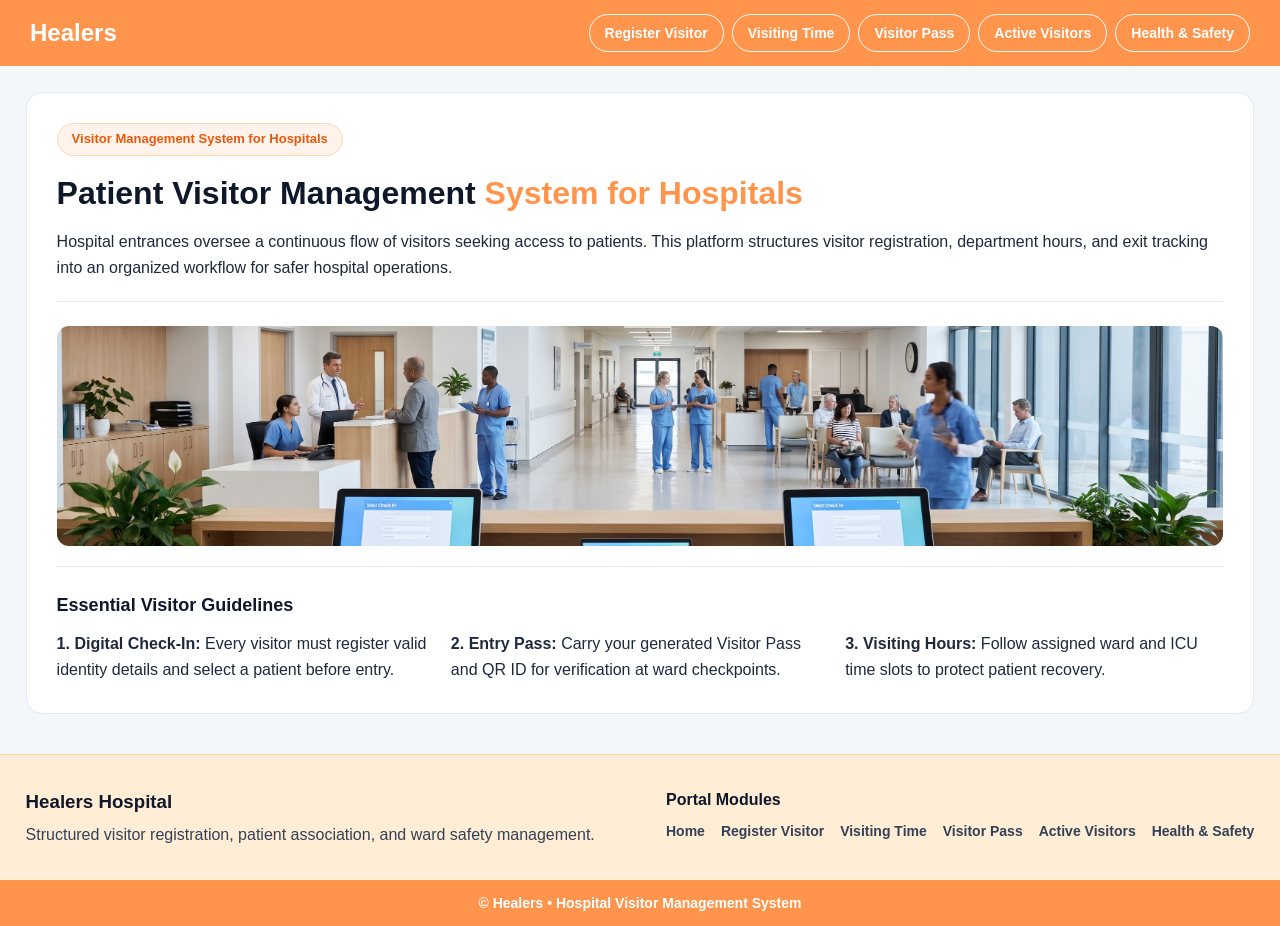
<file: index.html>
<!DOCTYPE html>
<html lang="en">
<head>
  <meta charset="UTF-8" />
  <meta name="viewport" content="width=device-width, initial-scale=1.0" />
  <title>Healers | Hospital Visitor Management System</title>
  <link rel="stylesheet" href="styles.css" />
</head>
<body>
  <header class="navbar">
    <a href="index.html" class="logo">Healers</a>
    <nav class="menu">
      <a href="register.html">Register Visitor</a>
      <a href="visiting-time.html">Visiting Time</a>
      <a href="pass.html">Visitor Pass</a>
      <a href="active-visitors.html">Active Visitors</a>
      <a href="protocols.html">Health &amp; Safety</a>
    </nav>
  </header>

  <main>
    <div class="box">
      <div class="ruler">
        <span class="tag">Visitor Management System for Hospitals</span>
        <h1 class="title">Patient Visitor Management <span>System for Hospitals</span></h1>
        <p>
          Hospital entrances oversee a continuous flow of visitors seeking access to patients.
          This platform structures visitor registration, department hours, and exit tracking
          into an organized workflow for safer hospital operations.
        </p>
      </div>

      <div class="banner">
        <img src="image.png" alt="Hospital Visitor Management Banner" />
      </div>

      <h2 class="sub-title">Essential Visitor Guidelines</h2>
      <div class="grid">
        <p><strong>1. Digital Check-In:</strong> Every visitor must register valid identity details and select a patient before entry.</p>
        <p><strong>2. Entry Pass:</strong> Carry your generated Visitor Pass and QR ID for verification at ward checkpoints.</p>
        <p><strong>3. Visiting Hours:</strong> Follow assigned ward and ICU time slots to protect patient recovery.</p>
      </div>
    </div>
  </main>

  <footer class="footer">
    <div class="footer-top">
      <div>
        <h3>Healers Hospital</h3>
        <p>Structured visitor registration, patient association, and ward safety management.</p>
      </div>
      <div>
        <h4>Portal Modules</h4>
        <div class="footer-nav">
          <a href="index.html">Home</a>
          <a href="register.html">Register Visitor</a>
          <a href="visiting-time.html">Visiting Time</a>
          <a href="pass.html">Visitor Pass</a>
          <a href="active-visitors.html">Active Visitors</a>
          <a href="protocols.html">Health &amp; Safety</a>
        </div>
      </div>
    </div>
    <div class="footer-bottom">
      &copy; Healers &bull; Hospital Visitor Management System
    </div>
  </footer>
</body>
</html>
</file>
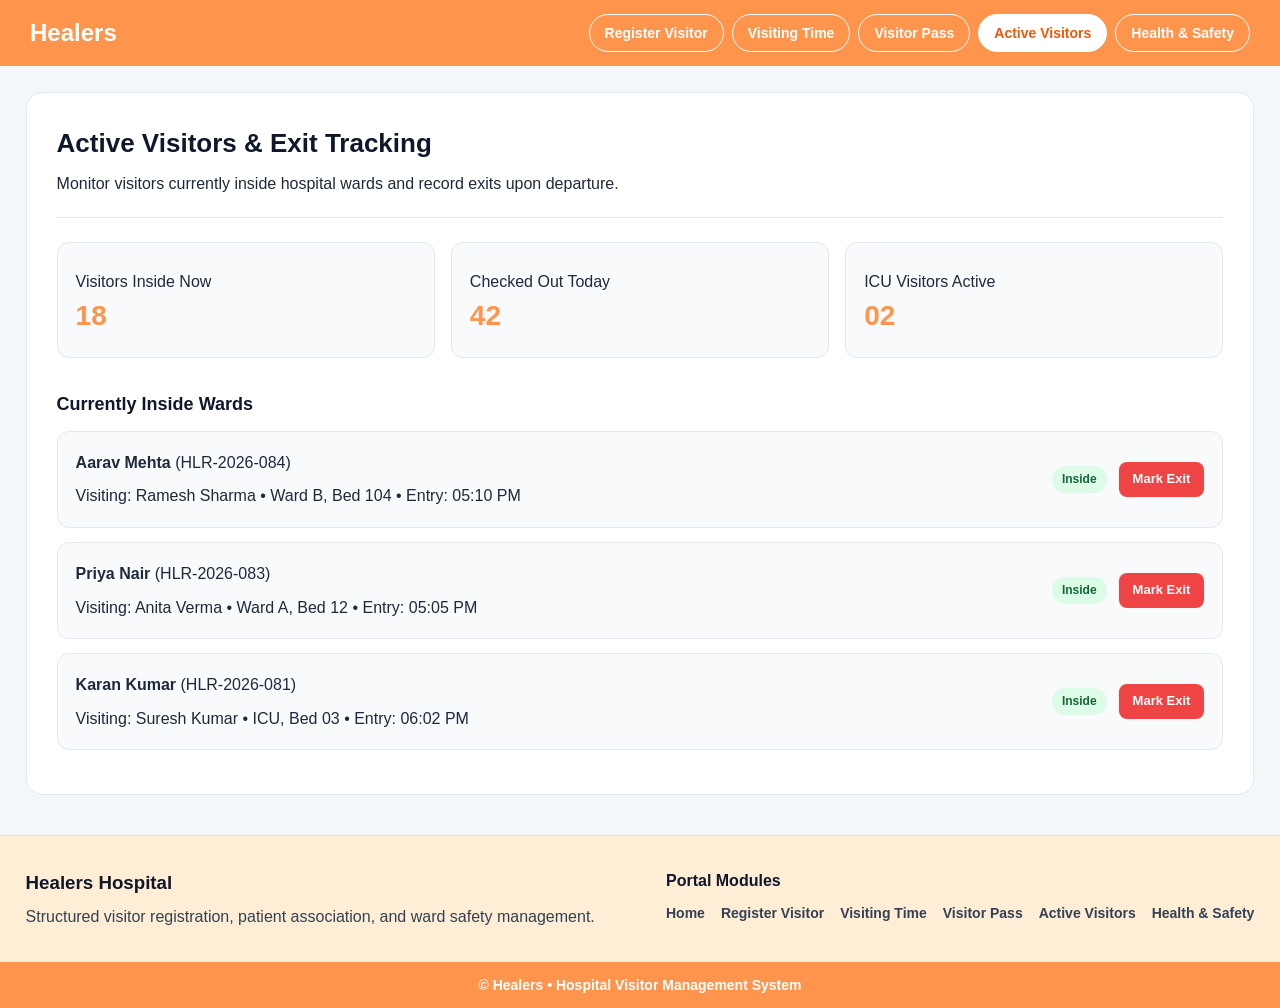
<file: active-visitors.html>
<!DOCTYPE html>
<html lang="en">
<head>
  <meta charset="UTF-8" />
  <meta name="viewport" content="width=device-width, initial-scale=1.0" />
  <title>Active Visitors | Healers</title>
  <link rel="stylesheet" href="styles.css" />
  <link rel="stylesheet" href="pages.css" />
</head>
<body>
  <header class="navbar">
    <a href="index.html" class="logo">Healers</a>
    <nav class="menu">
      <a href="register.html">Register Visitor</a>
      <a href="visiting-time.html">Visiting Time</a>
      <a href="pass.html">Visitor Pass</a>
      <a href="active-visitors.html" class="active">Active Visitors</a>
      <a href="protocols.html">Health &amp; Safety</a>
    </nav>
  </header>

  <main>
    <div class="box">
      <div class="ruler">
        <h1 class="page-title">Active Visitors &amp; Exit Tracking</h1>
        <p>Monitor visitors currently inside hospital wards and record exits upon departure.</p>
      </div>

      <div class="grid">
        <div class="card">
          <p>Visitors Inside Now</p>
          <div class="num">18</div>
        </div>
        <div class="card">
          <p>Checked Out Today</p>
          <div class="num">42</div>
        </div>
        <div class="card">
          <p>ICU Visitors Active</p>
          <div class="num">02</div>
        </div>
      </div>

      <h2 class="sub-title">Currently Inside Wards</h2>

      <div class="card row">
        <div>
          <strong>Aarav Mehta</strong> (HLR-2026-084)
          <p>Visiting: Ramesh Sharma &bull; Ward B, Bed 104 &bull; Entry: 05:10 PM</p>
        </div>
        <div class="row">
          <span class="badge green">Inside</span>
          <a href="active-visitors.html" class="exit">Mark Exit</a>
        </div>
      </div>

      <div class="card row">
        <div>
          <strong>Priya Nair</strong> (HLR-2026-083)
          <p>Visiting: Anita Verma &bull; Ward A, Bed 12 &bull; Entry: 05:05 PM</p>
        </div>
        <div class="row">
          <span class="badge green">Inside</span>
          <a href="active-visitors.html" class="exit">Mark Exit</a>
        </div>
      </div>

      <div class="card row">
        <div>
          <strong>Karan Kumar</strong> (HLR-2026-081)
          <p>Visiting: Suresh Kumar &bull; ICU, Bed 03 &bull; Entry: 06:02 PM</p>
        </div>
        <div class="row">
          <span class="badge green">Inside</span>
          <a href="active-visitors.html" class="exit">Mark Exit</a>
        </div>
      </div>
    </div>
  </main>

  <footer class="footer">
    <div class="footer-top">
      <div>
        <h3>Healers Hospital</h3>
        <p>Structured visitor registration, patient association, and ward safety management.</p>
      </div>
      <div>
        <h4>Portal Modules</h4>
        <div class="footer-nav">
          <a href="index.html">Home</a>
          <a href="register.html">Register Visitor</a>
          <a href="visiting-time.html">Visiting Time</a>
          <a href="pass.html">Visitor Pass</a>
          <a href="active-visitors.html">Active Visitors</a>
          <a href="protocols.html">Health &amp; Safety</a>
        </div>
      </div>
    </div>
    <div class="footer-bottom">
      &copy; Healers &bull; Hospital Visitor Management System
    </div>
  </footer>
</body>
</html>
</file>
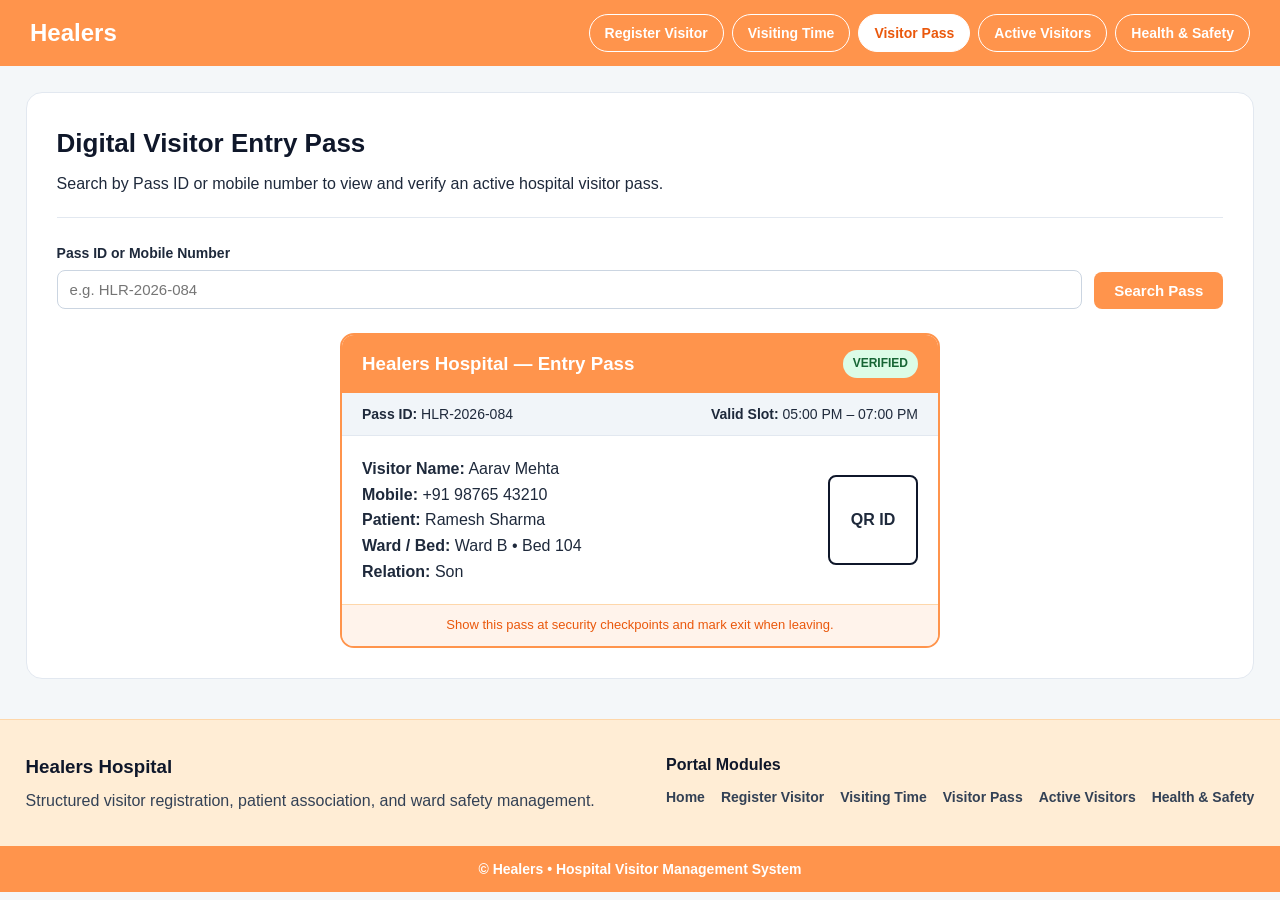
<file: pass.html>
<!DOCTYPE html>
<html lang="en">
<head>
  <meta charset="UTF-8" />
  <meta name="viewport" content="width=device-width, initial-scale=1.0" />
  <title>Visitor Pass | Healers</title>
  <link rel="stylesheet" href="styles.css" />
  <link rel="stylesheet" href="pages.css" />
</head>
<body>
  <header class="navbar">
    <a href="index.html" class="logo">Healers</a>
    <nav class="menu">
      <a href="register.html">Register Visitor</a>
      <a href="visiting-time.html">Visiting Time</a>
      <a href="pass.html" class="active">Visitor Pass</a>
      <a href="active-visitors.html">Active Visitors</a>
      <a href="protocols.html">Health &amp; Safety</a>
    </nav>
  </header>

  <main>
    <div class="box">
      <div class="ruler">
        <h1 class="page-title">Digital Visitor Entry Pass</h1>
        <p>Search by Pass ID or mobile number to view and verify an active hospital visitor pass.</p>
      </div>

      <form class="search" action="pass.html">
        <div class="field">
          <label for="passid">Pass ID or Mobile Number</label>
          <input type="text" id="passid" placeholder="e.g. HLR-2026-084" />
        </div>
        <button type="submit" class="btn btn-orange">Search Pass</button>
      </form>

      <div class="pass">
        <div class="row head">
          <h3>Healers Hospital — Entry Pass</h3>
          <span class="badge green">VERIFIED</span>
        </div>

        <div class="row info">
          <span><strong>Pass ID:</strong> HLR-2026-084</span>
          <span><strong>Valid Slot:</strong> 05:00 PM – 07:00 PM</span>
        </div>

        <div class="row body">
          <div>
            <p><strong>Visitor Name:</strong> Aarav Mehta</p>
            <p><strong>Mobile:</strong> +91 98765 43210</p>
            <p><strong>Patient:</strong> Ramesh Sharma</p>
            <p><strong>Ward / Bed:</strong> Ward B &bull; Bed 104</p>
            <p><strong>Relation:</strong> Son</p>
          </div>
          <div class="qr">QR ID</div>
        </div>

        <div class="note">
          Show this pass at security checkpoints and mark exit when leaving.
        </div>
      </div>
    </div>
  </main>

  <footer class="footer">
    <div class="footer-top">
      <div>
        <h3>Healers Hospital</h3>
        <p>Structured visitor registration, patient association, and ward safety management.</p>
      </div>
      <div>
        <h4>Portal Modules</h4>
        <div class="footer-nav">
          <a href="index.html">Home</a>
          <a href="register.html">Register Visitor</a>
          <a href="visiting-time.html">Visiting Time</a>
          <a href="pass.html">Visitor Pass</a>
          <a href="active-visitors.html">Active Visitors</a>
          <a href="protocols.html">Health &amp; Safety</a>
        </div>
      </div>
    </div>
    <div class="footer-bottom">
      &copy; Healers &bull; Hospital Visitor Management System
    </div>
  </footer>
</body>
</html>
</file>
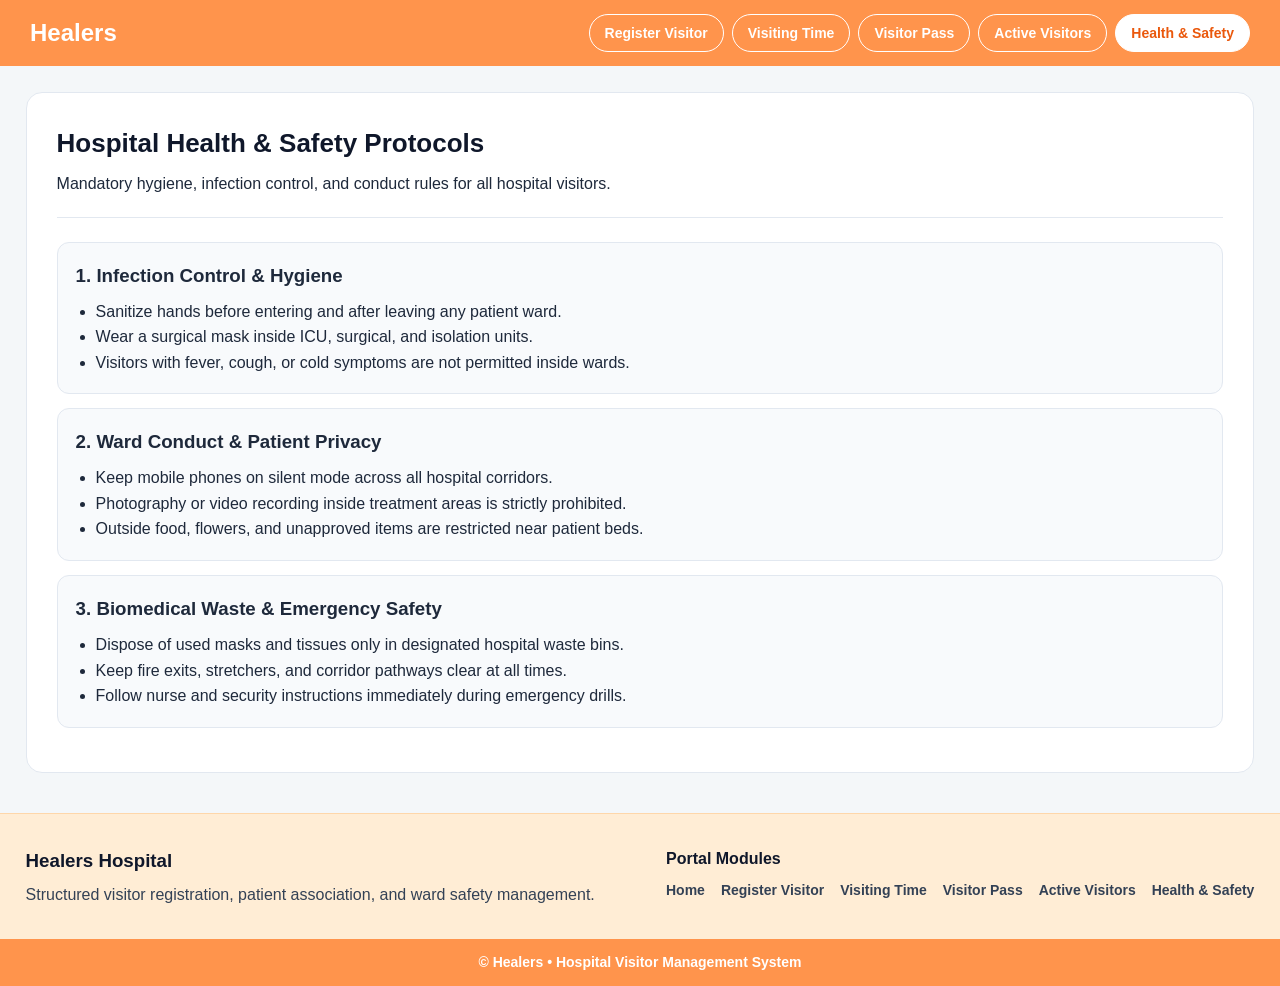
<file: protocols.html>
<!DOCTYPE html>
<html lang="en">
<head>
  <meta charset="UTF-8" />
  <meta name="viewport" content="width=device-width, initial-scale=1.0" />
  <title>Health &amp; Safety | Healers</title>
  <link rel="stylesheet" href="styles.css" />
  <link rel="stylesheet" href="pages.css" />
</head>
<body>
  <header class="navbar">
    <a href="index.html" class="logo">Healers</a>
    <nav class="menu">
      <a href="register.html">Register Visitor</a>
      <a href="visiting-time.html">Visiting Time</a>
      <a href="pass.html">Visitor Pass</a>
      <a href="active-visitors.html">Active Visitors</a>
      <a href="protocols.html" class="active">Health &amp; Safety</a>
    </nav>
  </header>

  <main>
    <div class="box">
      <div class="ruler">
        <h1 class="page-title">Hospital Health &amp; Safety Protocols</h1>
        <p>Mandatory hygiene, infection control, and conduct rules for all hospital visitors.</p>
      </div>

      <div class="card">
        <h3>1. Infection Control &amp; Hygiene</h3>
        <ul>
          <li>Sanitize hands before entering and after leaving any patient ward.</li>
          <li>Wear a surgical mask inside ICU, surgical, and isolation units.</li>
          <li>Visitors with fever, cough, or cold symptoms are not permitted inside wards.</li>
        </ul>
      </div>

      <div class="card">
        <h3>2. Ward Conduct &amp; Patient Privacy</h3>
        <ul>
          <li>Keep mobile phones on silent mode across all hospital corridors.</li>
          <li>Photography or video recording inside treatment areas is strictly prohibited.</li>
          <li>Outside food, flowers, and unapproved items are restricted near patient beds.</li>
        </ul>
      </div>

      <div class="card">
        <h3>3. Biomedical Waste &amp; Emergency Safety</h3>
        <ul>
          <li>Dispose of used masks and tissues only in designated hospital waste bins.</li>
          <li>Keep fire exits, stretchers, and corridor pathways clear at all times.</li>
          <li>Follow nurse and security instructions immediately during emergency drills.</li>
        </ul>
      </div>
    </div>
  </main>

  <footer class="footer">
    <div class="footer-top">
      <div>
        <h3>Healers Hospital</h3>
        <p>Structured visitor registration, patient association, and ward safety management.</p>
      </div>
      <div>
        <h4>Portal Modules</h4>
        <div class="footer-nav">
          <a href="index.html">Home</a>
          <a href="register.html">Register Visitor</a>
          <a href="visiting-time.html">Visiting Time</a>
          <a href="pass.html">Visitor Pass</a>
          <a href="active-visitors.html">Active Visitors</a>
          <a href="protocols.html">Health &amp; Safety</a>
        </div>
      </div>
    </div>
    <div class="footer-bottom">
      &copy; Healers &bull; Hospital Visitor Management System
    </div>
  </footer>
</body>
</html>
</file>
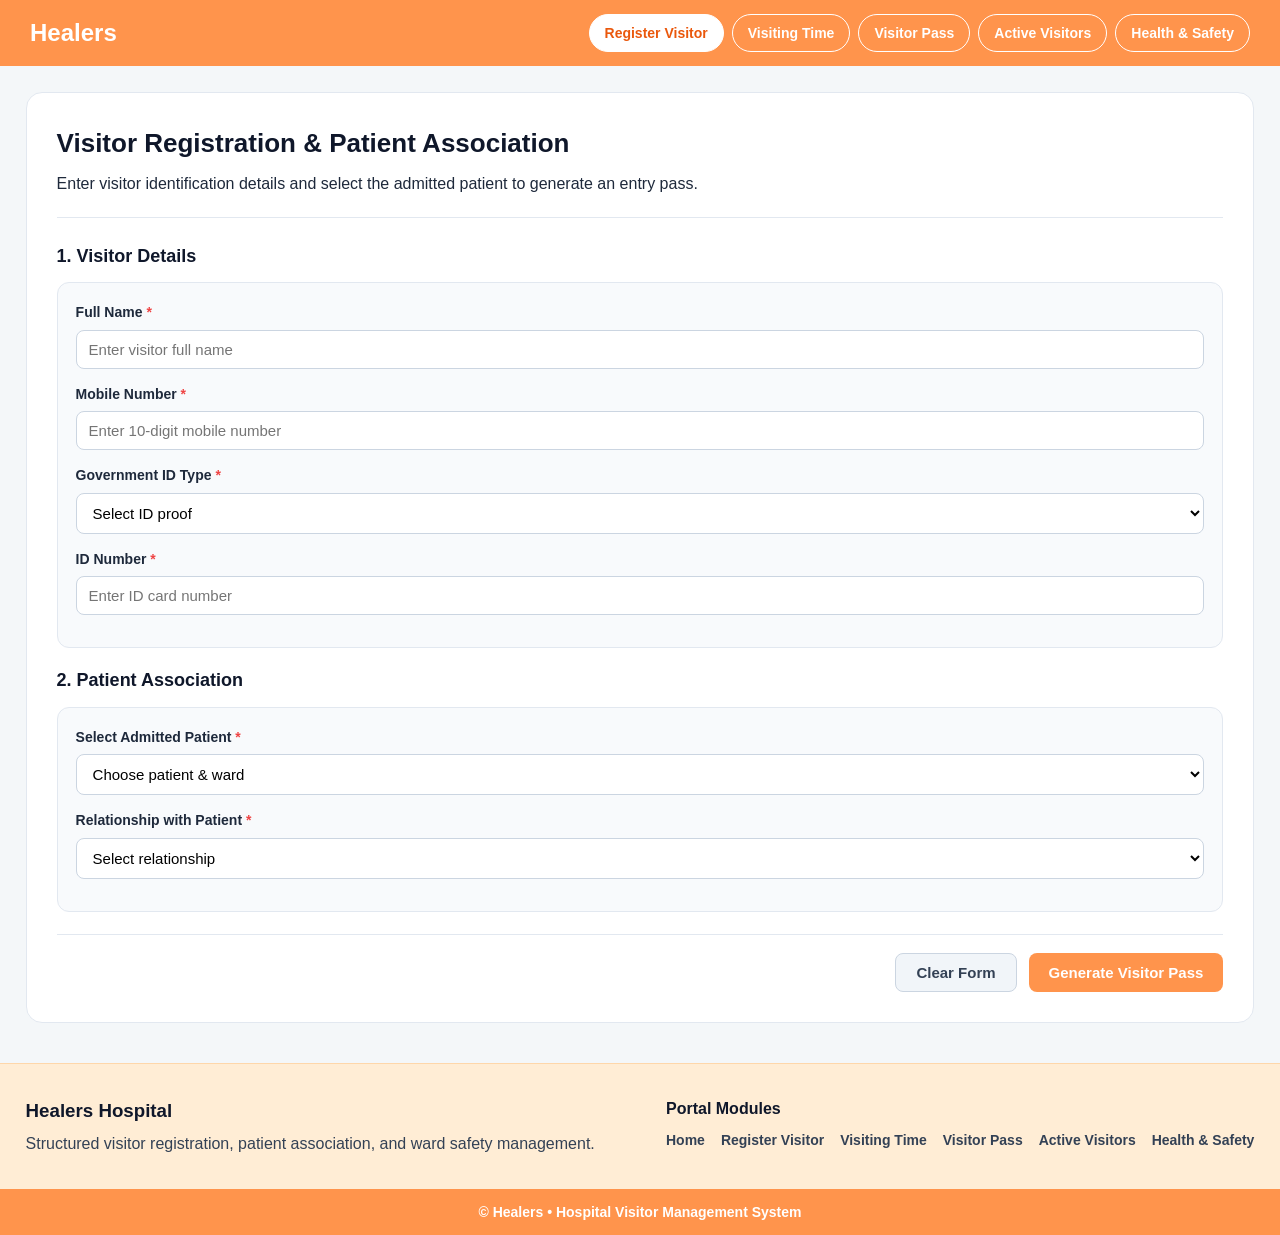
<file: register.html>
<!DOCTYPE html>
<html lang="en">
<head>
  <meta charset="UTF-8" />
  <meta name="viewport" content="width=device-width, initial-scale=1.0" />
  <title>Register Visitor | Healers</title>
  <link rel="stylesheet" href="styles.css" />
  <link rel="stylesheet" href="pages.css" />
</head>
<body>
  <header class="navbar">
    <a href="index.html" class="logo">Healers</a>
    <nav class="menu">
      <a href="register.html" class="active">Register Visitor</a>
      <a href="visiting-time.html">Visiting Time</a>
      <a href="pass.html">Visitor Pass</a>
      <a href="active-visitors.html">Active Visitors</a>
      <a href="protocols.html">Health &amp; Safety</a>
    </nav>
  </header>

  <main>
    <div class="box">
      <div class="ruler">
        <h1 class="page-title">Visitor Registration &amp; Patient Association</h1>
        <p>Enter visitor identification details and select the admitted patient to generate an entry pass.</p>
      </div>

      <form action="pass.html">
        <h2 class="sub-title">1. Visitor Details</h2>
        <div class="card">
          <div class="field">
            <label for="vname">Full Name <span class="star">*</span></label>
            <input type="text" id="vname" placeholder="Enter visitor full name" required />
          </div>
          <div class="field">
            <label for="vphone">Mobile Number <span class="star">*</span></label>
            <input type="tel" id="vphone" placeholder="Enter 10-digit mobile number" required />
          </div>
          <div class="field">
            <label for="vidtype">Government ID Type <span class="star">*</span></label>
            <select id="vidtype" required>
              <option value="">Select ID proof</option>
              <option>Aadhaar Card</option>
              <option>Driving License</option>
              <option>Voter ID</option>
              <option>Passport</option>
            </select>
          </div>
          <div class="field">
            <label for="vidnum">ID Number <span class="star">*</span></label>
            <input type="text" id="vidnum" placeholder="Enter ID card number" required />
          </div>
        </div>

        <h2 class="sub-title">2. Patient Association</h2>
        <div class="card">
          <div class="field">
            <label for="patient">Select Admitted Patient <span class="star">*</span></label>
            <select id="patient" required>
              <option value="">Choose patient &amp; ward</option>
              <option>Ramesh Sharma — Ward B, Bed 104 (Cardiology)</option>
              <option>Anita Verma — General Ward A, Bed 12 (Orthopaedics)</option>
              <option>Suresh Kumar — Surgical ICU, Bed 03 (Neurology)</option>
              <option>Meena Devi — Maternity Ward, Bed 08 (Gynaecology)</option>
            </select>
          </div>
          <div class="field">
            <label for="relation">Relationship with Patient <span class="star">*</span></label>
            <select id="relation" required>
              <option value="">Select relationship</option>
              <option>Spouse / Parent</option>
              <option>Son / Daughter</option>
              <option>Sibling / Relative</option>
              <option>Friend</option>
            </select>
          </div>
        </div>

        <div class="btn-row">
          <button type="reset" class="btn btn-gray">Clear Form</button>
          <button type="submit" class="btn btn-orange">Generate Visitor Pass</button>
        </div>
      </form>
    </div>
  </main>

  <footer class="footer">
    <div class="footer-top">
      <div>
        <h3>Healers Hospital</h3>
        <p>Structured visitor registration, patient association, and ward safety management.</p>
      </div>
      <div>
        <h4>Portal Modules</h4>
        <div class="footer-nav">
          <a href="index.html">Home</a>
          <a href="register.html">Register Visitor</a>
          <a href="visiting-time.html">Visiting Time</a>
          <a href="pass.html">Visitor Pass</a>
          <a href="active-visitors.html">Active Visitors</a>
          <a href="protocols.html">Health &amp; Safety</a>
        </div>
      </div>
    </div>
    <div class="footer-bottom">
      &copy; Healers &bull; Hospital Visitor Management System
    </div>
  </footer>
</body>
</html>
</file>
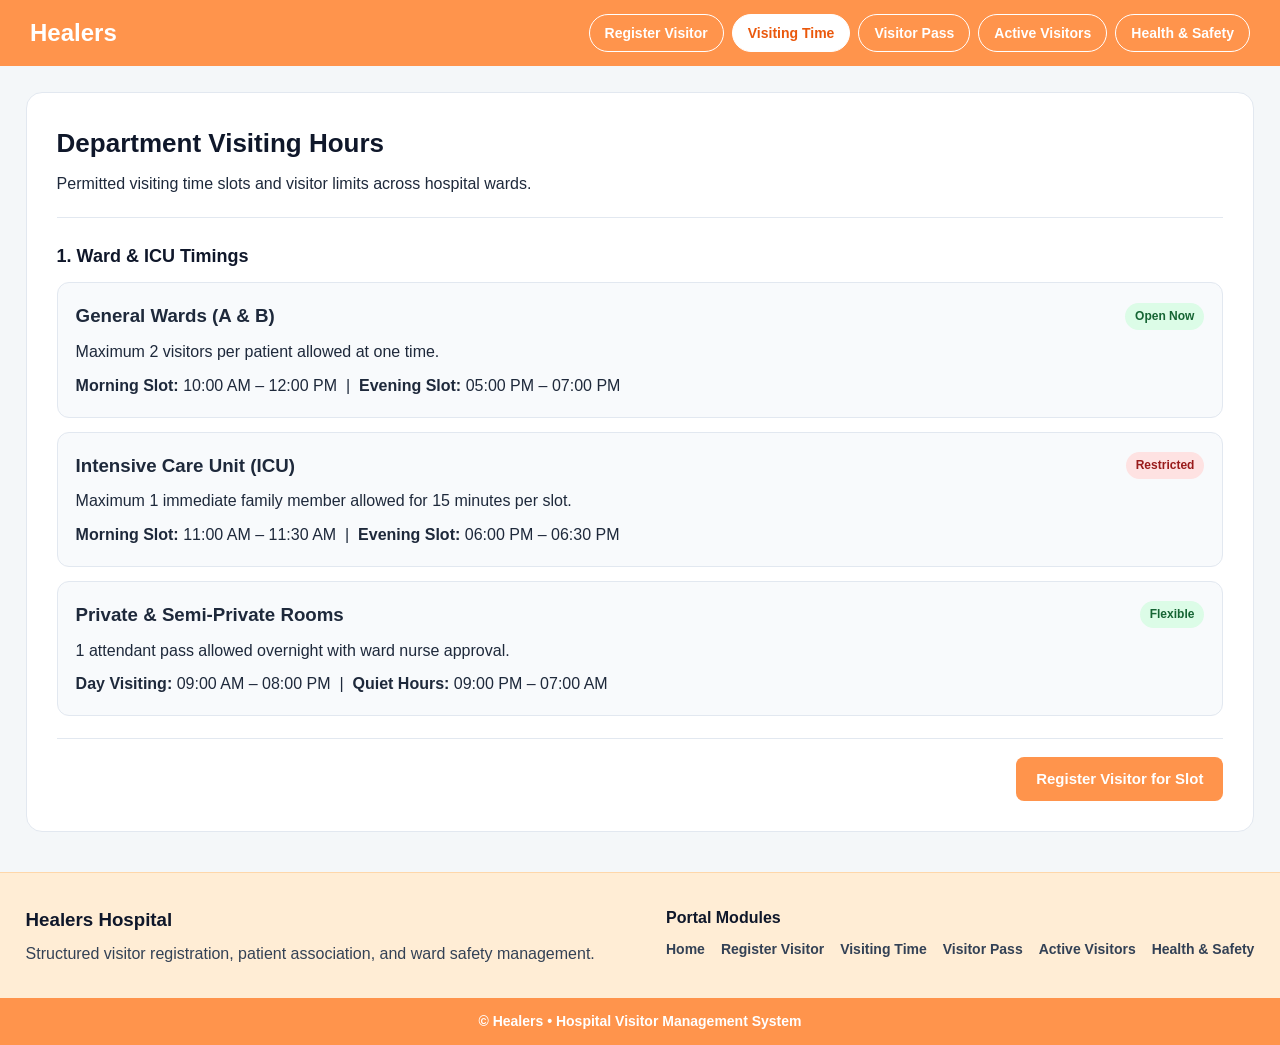
<file: visiting-time.html>
<!DOCTYPE html>
<html lang="en">
<head>
  <meta charset="UTF-8" />
  <meta name="viewport" content="width=device-width, initial-scale=1.0" />
  <title>Visiting Time | Healers</title>
  <link rel="stylesheet" href="styles.css" />
  <link rel="stylesheet" href="pages.css" />
</head>
<body>
  <header class="navbar">
    <a href="index.html" class="logo">Healers</a>
    <nav class="menu">
      <a href="register.html">Register Visitor</a>
      <a href="visiting-time.html" class="active">Visiting Time</a>
      <a href="pass.html">Visitor Pass</a>
      <a href="active-visitors.html">Active Visitors</a>
      <a href="protocols.html">Health &amp; Safety</a>
    </nav>
  </header>

  <main>
    <div class="box">
      <div class="ruler">
        <h1 class="page-title">Department Visiting Hours</h1>
        <p>Permitted visiting time slots and visitor limits across hospital wards.</p>
      </div>

      <h2 class="sub-title">1. Ward &amp; ICU Timings</h2>

      <div class="card">
        <div class="row">
          <h3>General Wards (A &amp; B)</h3>
          <span class="badge green">Open Now</span>
        </div>
        <p>Maximum 2 visitors per patient allowed at one time.</p>
        <p><strong>Morning Slot:</strong> 10:00 AM – 12:00 PM &nbsp;|&nbsp; <strong>Evening Slot:</strong> 05:00 PM – 07:00 PM</p>
      </div>

      <div class="card">
        <div class="row">
          <h3>Intensive Care Unit (ICU)</h3>
          <span class="badge red">Restricted</span>
        </div>
        <p>Maximum 1 immediate family member allowed for 15 minutes per slot.</p>
        <p><strong>Morning Slot:</strong> 11:00 AM – 11:30 AM &nbsp;|&nbsp; <strong>Evening Slot:</strong> 06:00 PM – 06:30 PM</p>
      </div>

      <div class="card">
        <div class="row">
          <h3>Private &amp; Semi-Private Rooms</h3>
          <span class="badge green">Flexible</span>
        </div>
        <p>1 attendant pass allowed overnight with ward nurse approval.</p>
        <p><strong>Day Visiting:</strong> 09:00 AM – 08:00 PM &nbsp;|&nbsp; <strong>Quiet Hours:</strong> 09:00 PM – 07:00 AM</p>
      </div>

      <div class="btn-row">
        <a href="register.html" class="btn btn-orange">Register Visitor for Slot</a>
      </div>
    </div>
  </main>

  <footer class="footer">
    <div class="footer-top">
      <div>
        <h3>Healers Hospital</h3>
        <p>Structured visitor registration, patient association, and ward safety management.</p>
      </div>
      <div>
        <h4>Portal Modules</h4>
        <div class="footer-nav">
          <a href="index.html">Home</a>
          <a href="register.html">Register Visitor</a>
          <a href="visiting-time.html">Visiting Time</a>
          <a href="pass.html">Visitor Pass</a>
          <a href="active-visitors.html">Active Visitors</a>
          <a href="protocols.html">Health &amp; Safety</a>
        </div>
      </div>
    </div>
    <div class="footer-bottom">
      &copy; Healers &bull; Hospital Visitor Management System
    </div>
  </footer>
</body>
</html>
</file>
<file: styles.css>
* {
  box-sizing: border-box;
  margin: 0;
  padding: 0;
}

body {
  font-family: Arial, Helvetica, sans-serif;
  background-color: #f4f7f9;
  color: #1e293b;
  line-height: 1.6;
}

/* Navbar */
.navbar {
  background-color: #ff944c;
  padding: 14px 30px;
  display: flex;
  justify-content: space-between;
  align-items: center;
  flex-wrap: wrap;
  gap: 12px;
  position: sticky;
  top: 0;
}

.logo {
  font-size: 24px;
  font-weight: bold;
  color: #ffffff;
  text-decoration: none;
}

.menu {
  display: flex;
  flex-wrap: wrap;
  gap: 8px;
}

.menu a {
  text-decoration: none;
  color: #ffffff;
  font-size: 14px;
  font-weight: bold;
  padding: 7px 15px;
  border: 1px solid #ffffff;
  border-radius: 20px;
}

.menu a:hover, .menu a.active {
  background-color: #ffffff;
  color: #ea580c;
}

/* Main Container (Wider — Less Left/Right Outer Space) */
main, .footer-top {
  max-width: 96%;
  margin: 26px auto;
}

.box {
  background-color: #ffffff;
  border: 1px solid #e2e8f0;
  border-radius: 16px;
  padding: 30px;
}

.ruler, .banner {
  border-bottom: 1px solid #e2e8f0;
  padding-bottom: 20px;
  margin-bottom: 24px;
}

/* Headings & Text */
.tag {
  display: inline-block;
  background-color: #fff3eb;
  color: #ea580c;
  border: 1px solid #fed7aa;
  font-size: 13px;
  font-weight: bold;
  padding: 5px 14px;
  border-radius: 20px;
  margin-bottom: 12px;
}

.title {
  font-size: 32px;
  color: #0f172a;
  margin-bottom: 10px;
}

.title span {
  color: #ff944c;
}

.page-title {
  font-size: 26px;
  color: #0f172a;
  margin-bottom: 6px;
}

.sub-title {
  font-size: 18px;
  color: #0f172a;
  margin: 18px 0 12px;
}

/* Homepage Banner & Rules */
.banner img {
  width: 100%;
  height: 220px;
  object-fit: cover;
  border-radius: 12px;
  display: block;
}

.grid {
  display: grid;
  grid-template-columns: repeat(auto-fit, minmax(260px, 1fr));
  gap: 16px;
}

/* Buttons */
.btn-row {
  display: flex;
  justify-content: flex-end;
  gap: 12px;
  margin-top: 22px;
  padding-top: 18px;
  border-top: 1px solid #e2e8f0;
}

.btn {
  padding: 10px 20px;
  font-size: 15px;
  font-weight: bold;
  border-radius: 8px;
  cursor: pointer;
  border: none;
  text-decoration: none;
}

.btn-orange {
  background-color: #ff944c;
  color: #ffffff;
}

.btn-orange:hover {
  background-color: #f27b2b;
}

.btn-gray {
  background-color: #f1f5f9;
  color: #334155;
  border: 1px solid #cbd5e1;
}

/* Soft Peach Footer */
.footer {
  background-color: #ffedd5;
  color: #334155;
  border-top: 1px solid #fed7aa;
  margin-top: 40px;
}

.footer-top {
  margin: 0 auto;
  padding: 32px 0;
  display: flex;
  justify-content: space-between;
  flex-wrap: wrap;
  gap: 20px;
}

.footer h3, .footer h4 {
  color: #0f172a;
  margin-bottom: 6px;
}

.footer-nav {
  display: flex;
  flex-wrap: wrap;
  gap: 10px 16px;
  margin-top: 8px;
}

.footer-nav a {
  color: #334155;
  text-decoration: none;
  font-size: 14px;
  font-weight: bold;
}

.footer-nav a:hover {
  color: #ea580c;
  text-decoration: underline;
}

.footer-bottom {
  background-color: #ff944c;
  color: #ffffff;
  text-align: center;
  padding: 12px;
  font-size: 14px;
  font-weight: bold;
}
</file>
<file: pages.css>
/* Form Fields */
.field {
  display: flex;
  flex-direction: column;
  gap: 6px;
  margin-bottom: 14px;
}

label {
  font-size: 14px;
  font-weight: bold;
}

.star {
  color: #ef4444;
}

input, select {
  padding: 10px 12px;
  font-size: 15px;
  border: 1px solid #cbd5e1;
  border-radius: 8px;
  background-color: #ffffff;
}

input:focus, select:focus {
  outline: none;
  border-color: #ff944c;
}

/* Cards & Flexible Rows */
.card {
  border: 1px solid #e2e8f0;
  border-radius: 12px;
  padding: 18px;
  background-color: #f8fafc;
  margin-bottom: 14px;
}

.card p, .card ul {
  margin-top: 8px;
}

.card ul {
  padding-left: 20px;
}

.row {
  display: flex;
  justify-content: space-between;
  align-items: center;
  flex-wrap: wrap;
  gap: 12px;
}

/* Status Badges */
.badge {
  font-size: 12px;
  font-weight: bold;
  padding: 4px 10px;
  border-radius: 14px;
}

.green { background-color: #dcfce7; color: #166534; }
.red { background-color: #fee2e2; color: #991b1b; }

/* Flexible Visitor Pass */
.search {
  display: flex;
  align-items: flex-end;
  flex-wrap: wrap;
  gap: 12px;
  margin-bottom: 24px;
}

.search .field {
  flex: 1;
  min-width: 220px;
  margin-bottom: 0;
}

.pass {
  max-width: 600px;
  margin: 0 auto;
  border: 2px solid #ff944c;
  border-radius: 14px;
  overflow: hidden;
  background-color: #ffffff;
}

.head {
  background-color: #ff944c;
  color: #ffffff;
  padding: 14px 20px;
}

.info {
  background-color: #f1f5f9;
  padding: 10px 20px;
  border-bottom: 1px solid #e2e8f0;
  font-size: 14px;
}

.body {
  padding: 20px;
}

.qr {
  width: 90px;
  height: 90px;
  border: 2px solid #0f172a;
  border-radius: 8px;
  display: flex;
  align-items: center;
  justify-content: center;
  font-weight: bold;
}

.note {
  background-color: #fff3eb;
  color: #ea580c;
  text-align: center;
  padding: 10px;
  font-size: 13px;
  border-top: 1px solid #fed7aa;
}

/* Active Visitors Stats & Exit Button */
.num {
  font-size: 28px;
  font-weight: bold;
  color: #ff944c;
}

.exit {
  background-color: #ef4444;
  color: #ffffff;
  text-decoration: none;
  font-size: 13px;
  font-weight: bold;
  padding: 7px 14px;
  border-radius: 8px;
}
</file>
